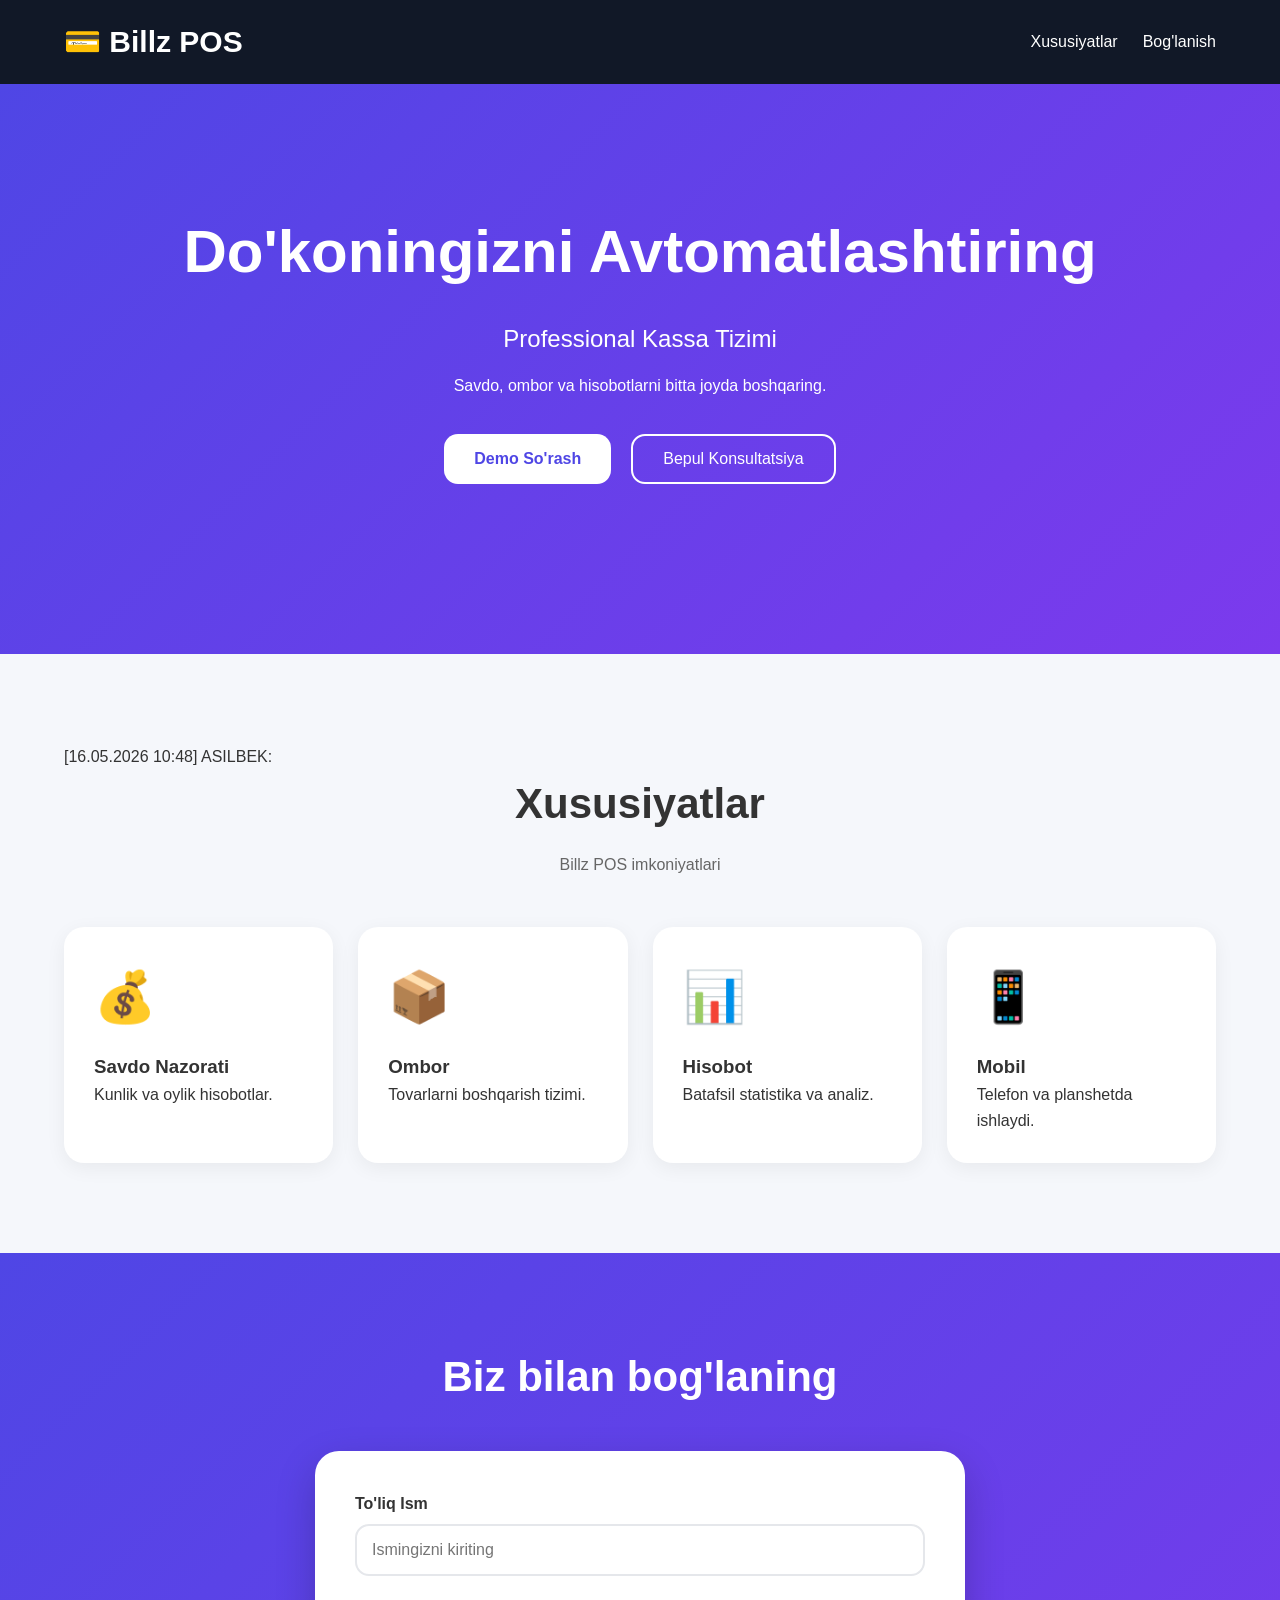
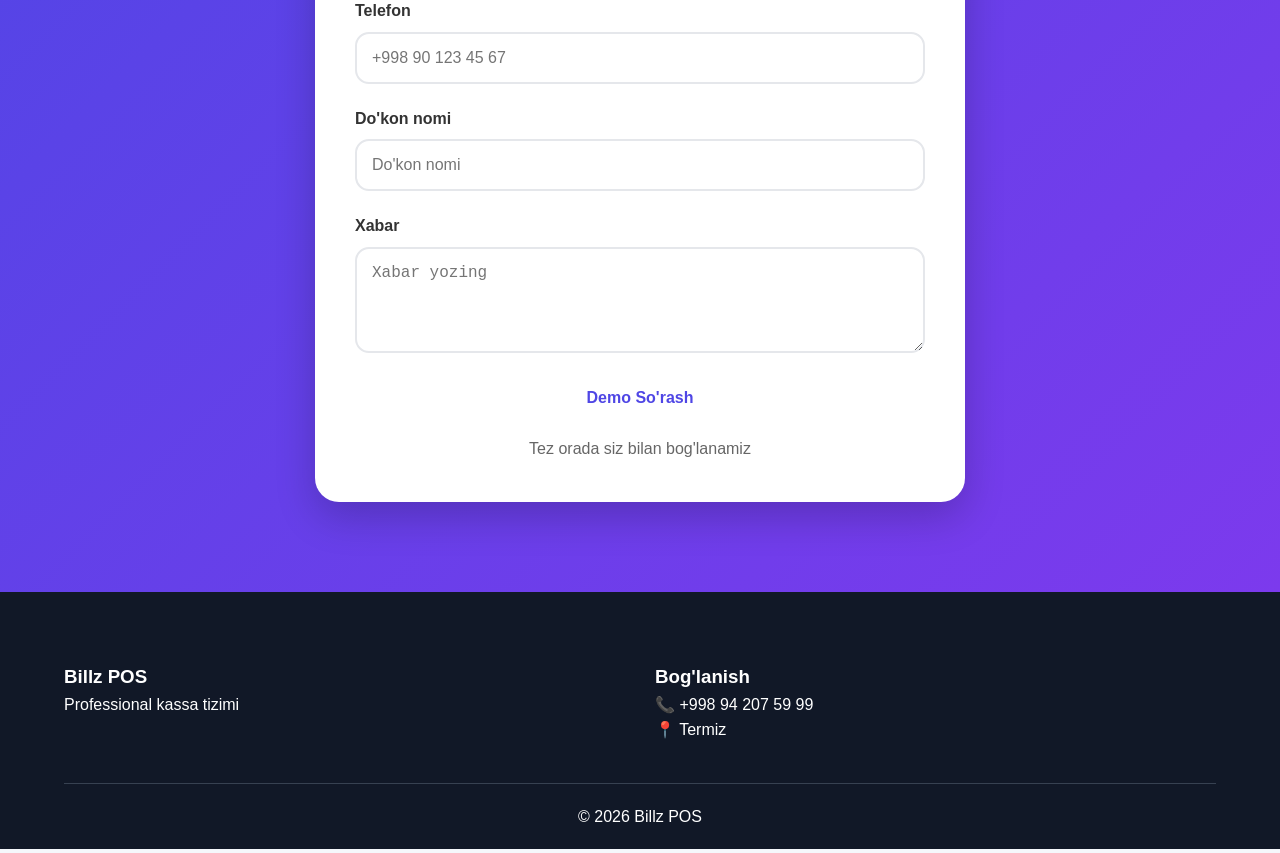
<file: index.html>
<html lang="uz">
<head>
<meta charset="UTF-8">
<meta name="viewport" content="width=device-width, initial-scale=1.0">

<title>Billz POS</title>

<style>

*{
margin:0;
padding:0;
box-sizing:border-box;
}

html{
scroll-behavior:smooth;
}

body{
font-family:Arial,sans-serif;
background:#f5f7fb;
color:#333;
line-height:1.6;
}

.container{
width:90%;
max-width:1200px;
margin:auto;
}

/* NAVBAR */

.navbar{
background:#111827;
padding:18px 0;
position:sticky;
top:0;
z-index:1000;
}

.navbar .container{
display:flex;
justify-content:space-between;
align-items:center;
}

.logo h1{
color:white;
font-size:30px;
}

.nav-links{
display:flex;
gap:25px;
list-style:none;
}

.nav-links a{
color:white;
text-decoration:none;
transition:.3s;
}

.nav-links a:hover{
color:#818cf8;
}

/* HERO */

.hero{
background:linear-gradient(135deg,#4f46e5,#7c3aed);
color:white;
padding:120px 0;
text-align:center;
}

.hero h1{
font-size:60px;
margin-bottom:20px;
}

.tagline{
font-size:24px;
margin-bottom:15px;
}

.description{
max-width:700px;
margin:auto;
margin-bottom:35px;
}

/* BUTTONS */

.cta-buttons{
display:flex;
justify-content:center;
gap:20px;
flex-wrap:wrap;
margin-bottom:50px;
}

.btn{
padding:14px 30px;
border:none;
border-radius:14px;
cursor:pointer;
font-size:16px;
transition:.3s;
}

.btn-primary{
background:white;
color:#4f46e5;
font-weight:bold;
}

.btn-primary:hover{
transform:translateY(-4px);
box-shadow:0 10px 25px rgba(0,0,0,0.2);
}

.btn-secondary{
background:transparent;
border:2px solid white;
color:white;
}

.btn-secondary:hover{
background:white;
color:#4f46e5;
}

/* FEATURES */

section{
padding:90px 0;
}

section h2{
text-align:center;
font-size:42px;
margin-bottom:15px;
}

.section-subtitle{
text-align:center;
color:#666;
margin-bottom:50px;
}

.features-grid{
display:grid;
grid-template-columns:repeat(auto-fit,minmax(260px,1fr));
gap:25px;
}

.feature-card{
background:white;
padding:30px;
border-radius:20px;
box-shadow:0 5px 20px rgba(0,0,0,0.06);
transition:.3s;
}

.feature-card:hover{
transform:translateY(-10px);
}

.feature-icon{
font-size:50px;
margin-bottom:15px;
}

/* CONTACT */

.contact{
background:linear-gradient(135deg,#4f46e5,#7c3aed);
}

.contact h2{
color:white;
margin-bottom:40px;
}

.contact-form{
background:white;
max-width:650px;
margin:auto;
padding:40px;
border-radius:24px;
box-shadow:0 15px 40px rgba(0,0,0,0.2);
}

.form-group{
margin-bottom:22px;
}

.form-group label{
display:block;
margin-bottom:8px;
font-weight:600;
}

.form-group input,
.form-group textarea{
width:100%;
padding:15px;
border:2px solid #e5e7eb;
border-radius:14px;
font-size:16px;
transition:.3s;
}

.form-group input:focus,
.form-group textarea:focus{
border-color:#4f46e5;
outline:none;
box-shadow:0 0 10px rgba(79,70,229,0.2);
}

.btn-large{
width:100%;
}

.form-note{
text-align:center;
margin-top:15px;
color:#666;
}

/* FOOTER */

.footer{
background:#111827;
color:white;
padding:70px 0 20px;
}

.footer-content{
display:grid;
grid-template-columns:repeat(auto-fit,minmax(220px,1fr));
gap:30px;
}

.footer a{
color:#d1d5db;
text-decoration:none;
}

.footer-bottom{
text-align:center;
margin-top:40px;
padding-top:20px;
border-top:1px solid #374151;
}

/* MOBILE */

@media(max-width:768px){

.hero h1{
font-size:40px;
}

.nav-links{
display:none;
}

section h2{
font-size:32px;
}

}

</style>

</head>
<body>

<!-- NAVBAR -->

<nav class="navbar">
<div class="container">

<div class="logo">
<h1>💳 Billz POS</h1>
</div>

<ul class="nav-links">
<li><a href="#features">Xususiyatlar</a></li>
<li><a href="#contact">Bog'lanish</a></li>
</ul>

</div>
</nav>

<!-- HERO -->

<section class="hero">

<div class="container">

<h1>Do'koningizni Avtomatlashtiring</h1>

<p class="tagline">
Professional Kassa Tizimi
</p>

<p class="description">
Savdo, ombor va hisobotlarni bitta joyda boshqaring.
</p>

<div class="cta-buttons">
<button class="btn btn-primary">
Demo So'rash
</button>

<button class="btn btn-secondary">
Bepul Konsultatsiya
</button>
</div>

</div>

</section>

<!-- FEATURES -->

<section id="features">

<div class="container">
[16.05.2026 10:48] ASILBEK: <h2>Xususiyatlar</h2>

<p class="section-subtitle">
Billz POS imkoniyatlari
</p>

<div class="features-grid">

<div class="feature-card">
<div class="feature-icon">💰</div>
<h3>Savdo Nazorati</h3>
<p>Kunlik va oylik hisobotlar.</p>
</div>

<div class="feature-card">
<div class="feature-icon">📦</div>
<h3>Ombor</h3>
<p>Tovarlarni boshqarish tizimi.</p>
</div>

<div class="feature-card">
<div class="feature-icon">📊</div>
<h3>Hisobot</h3>
<p>Batafsil statistika va analiz.</p>
</div>

<div class="feature-card">
<div class="feature-icon">📱</div>
<h3>Mobil</h3>
<p>Telefon va planshetda ishlaydi.</p>
</div>

</div>

</div>

</section>

<!-- CONTACT -->

<section id="contact" class="contact">

<div class="container">

<h2>Biz bilan bog'laning</h2>

<form class="contact-form">

<div class="form-group">
<label>To'liq Ism</label>
<input type="text" placeholder="Ismingizni kiriting">
</div>

<div class="form-group">
<label>Telefon</label>
<input type="tel" placeholder="+998 90 123 45 67">
</div>

<div class="form-group">
<label>Do'kon nomi</label>
<input type="text" placeholder="Do'kon nomi">
</div>

<div class="form-group">
<label>Xabar</label>
<textarea rows="4" placeholder="Xabar yozing"></textarea>
</div>

<button class="btn btn-primary btn-large">
Demo So'rash
</button>

<p class="form-note">
Tez orada siz bilan bog'lanamiz
</p>

</form>

</div>

</section>

<!-- FOOTER -->

<footer class="footer">

<div class="container">

<div class="footer-content">

<div>
<h3>Billz POS</h3>
<p>Professional kassa tizimi</p>
</div>

<div>
<h3>Bog'lanish</h3>
<p>📞 +998 94 207 59 99</p>
<p>📍 Termiz</p>
</div>

</div>

<div class="footer-bottom">
<p>© 2026 Billz POS</p>
</div>

</div>

</footer>
<script>

function handleSubmit(event){

event.preventDefault();

const name = document.querySelector('input[type="text"]').value;
const phone = document.querySelector('input[type="tel"]').value;
const shop = document.querySelectorAll('input[type="text"]')[1].value;
const message = document.querySelector('textarea').value;

const token = "8866953084:AAExmoeRPGBPUCrbNos-0fVR-FJW-GpgJL0";
const chat_id = "5206100660";

const text =
🛒 Yangi so'rov!

👤 Ism: ${name}
📞 Telefon: ${phone}
🏪 Do'kon: ${shop}
💬 Xabar: ${message};

fetch(https://api.telegram.org/bot${token}/sendMessage,{
method:"POST",
headers:{
"Content-Type":"application/json"
},
body:JSON.stringify({
chat_id:chat_id,
text:text
})
})
.then(res => {
alert("So'rov yuborildi!");
})
.catch(err => {
alert("Xatolik yuz berdi!");
});

}

</script>
</body>
</html>
</file>
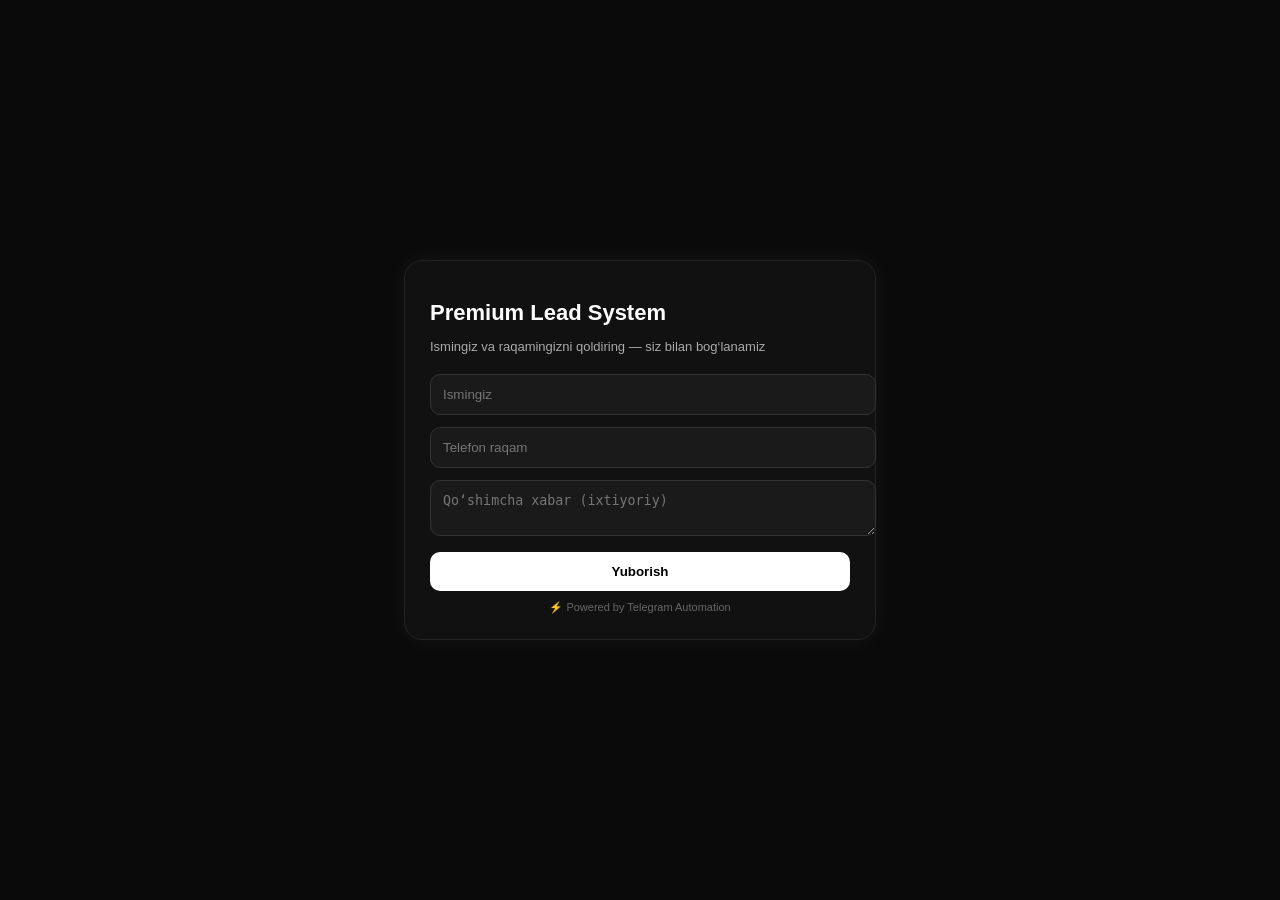
<file: preview (4).html>
<!DOCTYPE html>
<html lang="uz">
<head>
  <meta charset="UTF-8" />
  <meta name="viewport" content="width=device-width, initial-scale=1.0"/>
  <title>Premium Business Lead</title>

  <style>
    body {
      margin: 0;
      font-family: Arial, sans-serif;
      background: #0a0a0a;
      color: white;
      display: flex;
      justify-content: center;
      align-items: center;
      height: 100vh;
    }

    .container {
      width: 90%;
      max-width: 420px;
      background: #111;
      padding: 25px;
      border-radius: 18px;
      box-shadow: 0 0 25px rgba(255,255,255,0.05);
      border: 1px solid #222;
    }

    h1 {
      font-size: 22px;
      margin-bottom: 5px;
    }

    p {
      font-size: 13px;
      color: #aaa;
      margin-bottom: 20px;
    }

    input, textarea {
      width: 100%;
      padding: 12px;
      margin-bottom: 12px;
      background: #1a1a1a;
      border: 1px solid #333;
      border-radius: 10px;
      color: white;
      outline: none;
    }

    button {
      width: 100%;
      padding: 12px;
      background: white;
      color: black;
      border: none;
      border-radius: 10px;
      font-weight: bold;
      cursor: pointer;
      transition: 0.2s;
    }

    button:hover {
      background: #ddd;
    }

    .small {
      font-size: 11px;
      color: #666;
      margin-top: 10px;
      text-align: center;
    }
  </style>
</head>

<body>

<div class="container">
  <h1>Premium Lead System</h1>
  <p>Ismingiz va raqamingizni qoldiring — siz bilan bog‘lanamiz</p>

  <input type="text" id="name" placeholder="Ismingiz"/>
  <input type="text" id="phone" placeholder="Telefon raqam"/>
  <textarea id="msg" placeholder="Qo‘shimcha xabar (ixtiyoriy)"></textarea>

  <button onclick="sendData()">Yuborish</button>

  <div class="small">⚡ Powered by Telegram Automation</div>
</div>

<script>
function sendData() {
  let name = document.getElementById("name").value;
  let phone = document.getElementById("phone").value;
  let msg = document.getElementById("msg").value;

  if(!name || !phone){
    alert("Ism va telefon majburiy!");
    return;
  }

  let text =
`🔥 Yangi Lead!
👤 Ism: ${name}
📞 Telefon: ${phone}
💬 Xabar: ${msg}`;

  // TELEGRAM BOT SETTINGS
  let token = "8866953084:AAExmoeRPGBPUCrbNos-0fVR-FJW-GpgJL0";
  let chat_id = "5206100660";

  fetch(`https://api.telegram.org/bot${token}/sendMessage`, {
    method: "POST",
    headers: {
      "Content-Type": "application/json"
    },
    body: JSON.stringify({
      chat_id: chat_id,
      text: text
    })
  }).then(res => {
    alert("Yuborildi! Tez orada bog‘lanamiz.");
    document.getElementById("name").value = "";
    document.getElementById("phone").value = "";
    document.getElementById("msg").value = "";
  });
}
</script>

</body>
</html>
</file>
